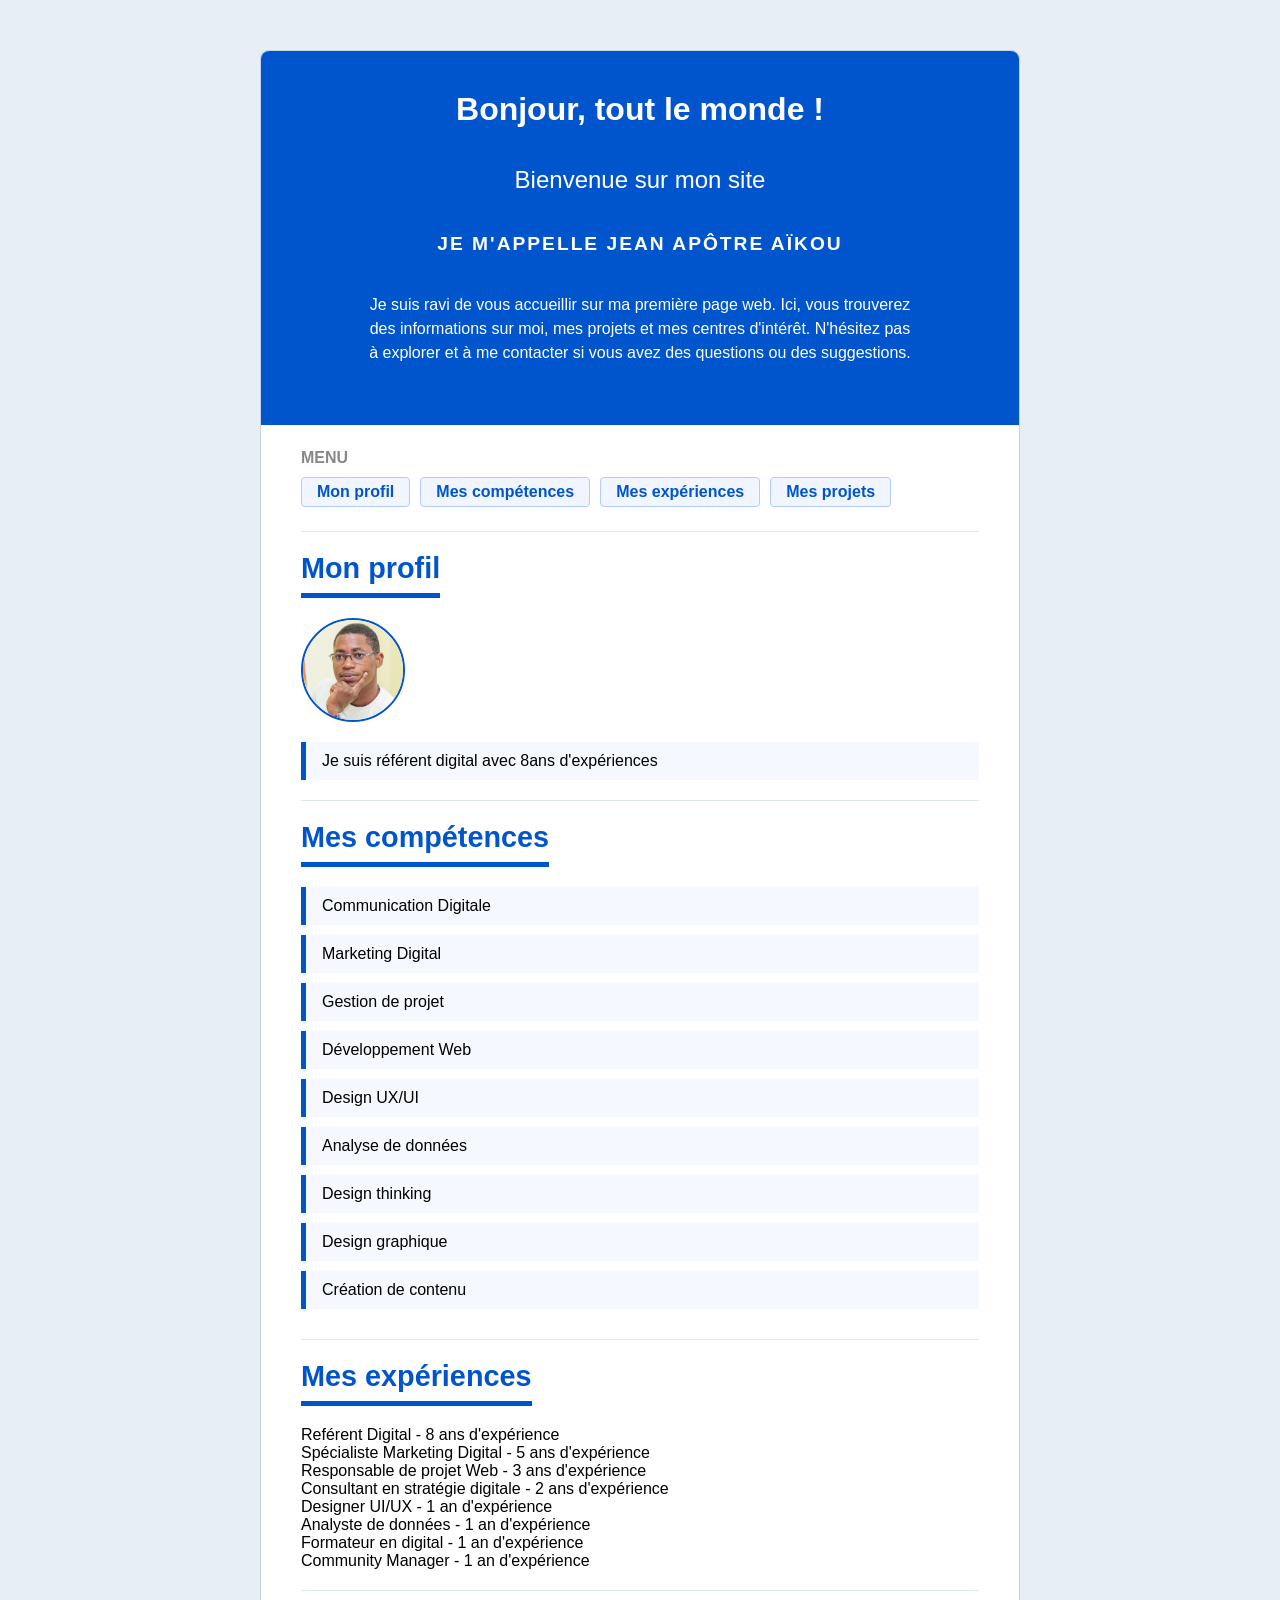
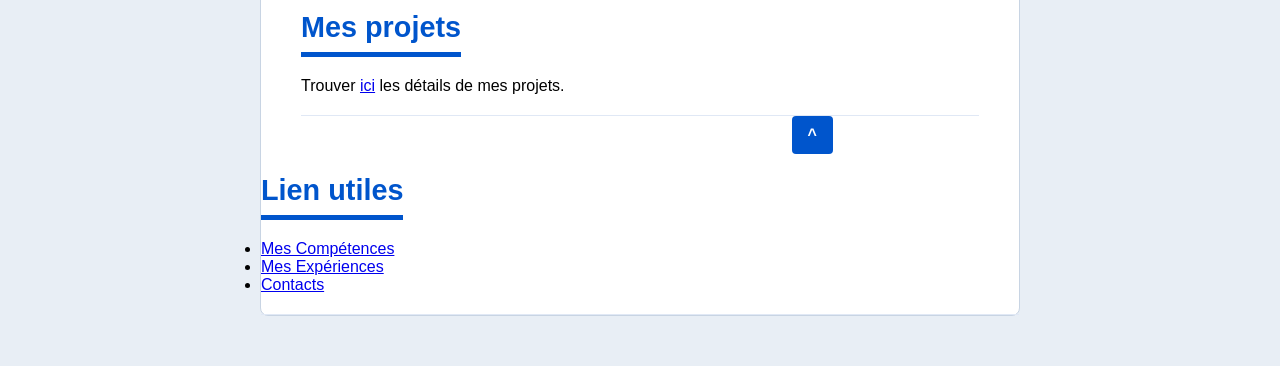
<file: index.html>
<!DOCTYPE html>
<html lang="en">
    <head>
        <meta charset="UTF-8">
        <meta name="viewport" content="width=device-width, initial-scale=1.0">
        <title>Mon site</title>
        <link rel="stylesheet" href="style.css">
    </head>
    <body>
        <main>
            <header>
                <h1>Bonjour, tout le monde !</h1>
                <h2>Bienvenue sur mon site</h2>
                <h3>Je m'appelle Jean Apôtre AÏKOU</h3>
                <p>
                    Je suis ravi de vous accueillir sur ma première page web. 
                    Ici, vous trouverez des informations sur moi, 
                    mes projets et mes centres d'intérêt. 
                    N'hésitez pas à explorer et à me contacter si vous avez 
                    des questions ou des suggestions.
                </p> 
            </header>
            <div class="container">
                <section>
                    <nav>
                        <h4>Menu</h4>
                        <ul>
                            <li><a href="#monprofil">Mon profil</a></li>
                            <li><a href="#mesCompetences">Mes compétences</a></li>
                            <li><a href="#mesExperiences">Mes expériences</a></li>
                            <li><a href="#mesProjets">Mes projets</a></li>
                        </ul>
                    </nav>
                </section>
                <section class="section_profil">
                    <h3 id="monprofil" title="Je suis référent digital avec 8ans d'expériences">Mon profil</h3>
                    <div id="photo">
                        <img src="src/images/photo_web2.png" alt="Ma photo">
                    </div>
                    <p>Je suis référent digital avec 8ans d'expériences</p>
                </section>
                <section class="bloc_section">
                    <h3 class="titre_section" id="mesCompetences">Mes compétences</h3>
                    <ul class="list list_competences" >
                        <li>Communication Digitale</li>
                        <li>Marketing Digital</li>
                        <li>Gestion de projet</li>
                        <li>Développement Web</li>
                        <li>Design UX/UI</li>
                        <li>Analyse de données</li>
                        <li>Design thinking</li>
                        <li>Design graphique</li>
                        <li>Création de contenu</li>
                    </ul>
                </section >
                <section class="bloc_section">
                    <h3 class="titre_section" id="mesExperiences"> Mes expériences </h3>
                    <ol class="list">
                        <li>Reférent Digital - 8 ans d'expérience</li>
                        <li>Spécialiste Marketing Digital - 5 ans d'expérience</li>
                        <li>Responsable de projet Web - 3 ans d'expérience</li>
                        <li>Consultant en stratégie digitale - 2 ans d'expérience</li>
                        <li>Designer UI/UX - 1 an d'expérience</li>
                        <li>Analyste de données - 1 an d'expérience</li>
                        <li>Formateur en digital - 1 an d'expérience</li>
                        <li>Community Manager - 1 an d'expérience</li>
                    </ol>
                </section>
                <section class="bloc_section">
                    <h3 class="titre_section" id="mesProjets">Mes projets</h3>
                    <p>Trouver <a href="mes_projet.html">ici</a> les détails de mes projets.</p>
                </section>
            </div>
            <div class="top_bouton">
                <a href="#">^</a>
            </div>
            <footer class="bloc_section">
                <h3 class="titre_section">Lien utiles</h3>
                <ul>
                    <li><a href="mes_competences/mes_competences.html">Mes Compétences</a></li>
                    <li><a href="mes_experiences/mes_expériences.html">Mes Expériences</a></li>
                    <li><a href="contacts/contact.html">Contacts</a></li>

                    <!-- <li><a href="https://www.linkedin.com" target="_blank">LinkedIn</a></li>
                    <li><a href="https://www.github.com" target="_blank">GitHub</a></li>
                    <li><a href="https://www.portfolio.com" target="_blank">Portfolio</a></li> -->
                </ul>
            </footer>
        </main>
    </body>
</html>
</file>
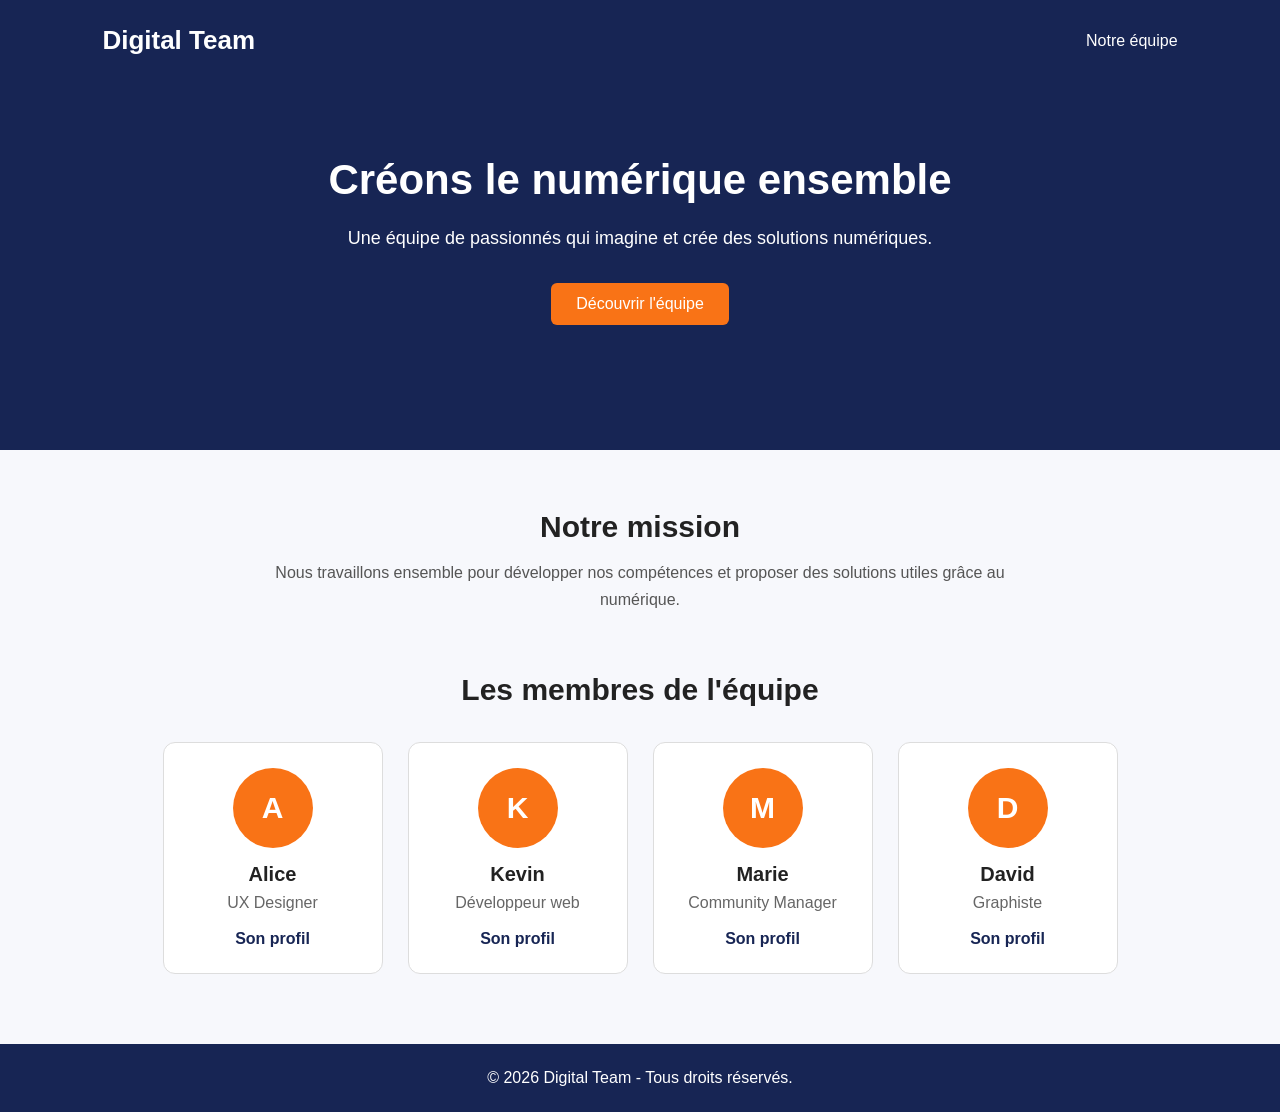
<file: Bataille du code/Equipe 2/index.html>
<!DOCTYPE html>
<html lang="fr">
<head>
    <meta charset="UTF-8">
    <meta name="viewport" content="width=device-width, initial-scale=1.0">
    <title>Équipe Digital</title>
    <link rel="stylesheet" href="style.css">
</head>

<body>

    <header class="hero">
        <nav class="navigation">
            <h1>Digital Team</h1>
            <a href="#equipe">Notre équipe</a>
        </nav>

        <div class="hero-content">
            <h2>Créons le numérique ensemble</h2>
            <p>
                Une équipe de passionnés qui imagine et crée
                des solutions numériques.
            </p>
            <a class="btn" href="#equipe">Découvrir l'équipe</a>
        </div>
    </header>

    <main>

        <section class="about">
            <h2>Notre mission</h2>
            <p>
                Nous travaillons ensemble pour développer nos compétences
                et proposer des solutions utiles grâce au numérique.
            </p>
        </section>

        <section class="members" id="equipe">

            <h2>Les membres de l'équipe</h2>

            <div class="members-container">

                <article class="member">
                    <div class="avatar">A</div>
                    <h3>Alice</h3>
                    <p>UX Designer</p>
                    <a href="#">Son profil</a>
                </article>

                <article class="member">
                    <div class="avatar">K</div>
                    <h3>Kevin</h3>
                    <p>Développeur web</p>
                    <a href="#">Son profil</a>
                </article>

                <article class="member">
                    <div class="avatar">M</div>
                    <h3>Marie</h3>
                    <p>Community Manager</p>
                    <a href="#">Son profil</a>
                </article>

                <article class="member">
                    <div class="avatar">D</div>
                    <h3>David</h3>
                    <p>Graphiste</p>
                    <a href="#">Son profil</a>
                </article>

            </div>

        </section>

    </main>

    <footer>
        <p>© 2026 Digital Team - Tous droits réservés.</p>
    </footer>

</body>
</html>
</file>
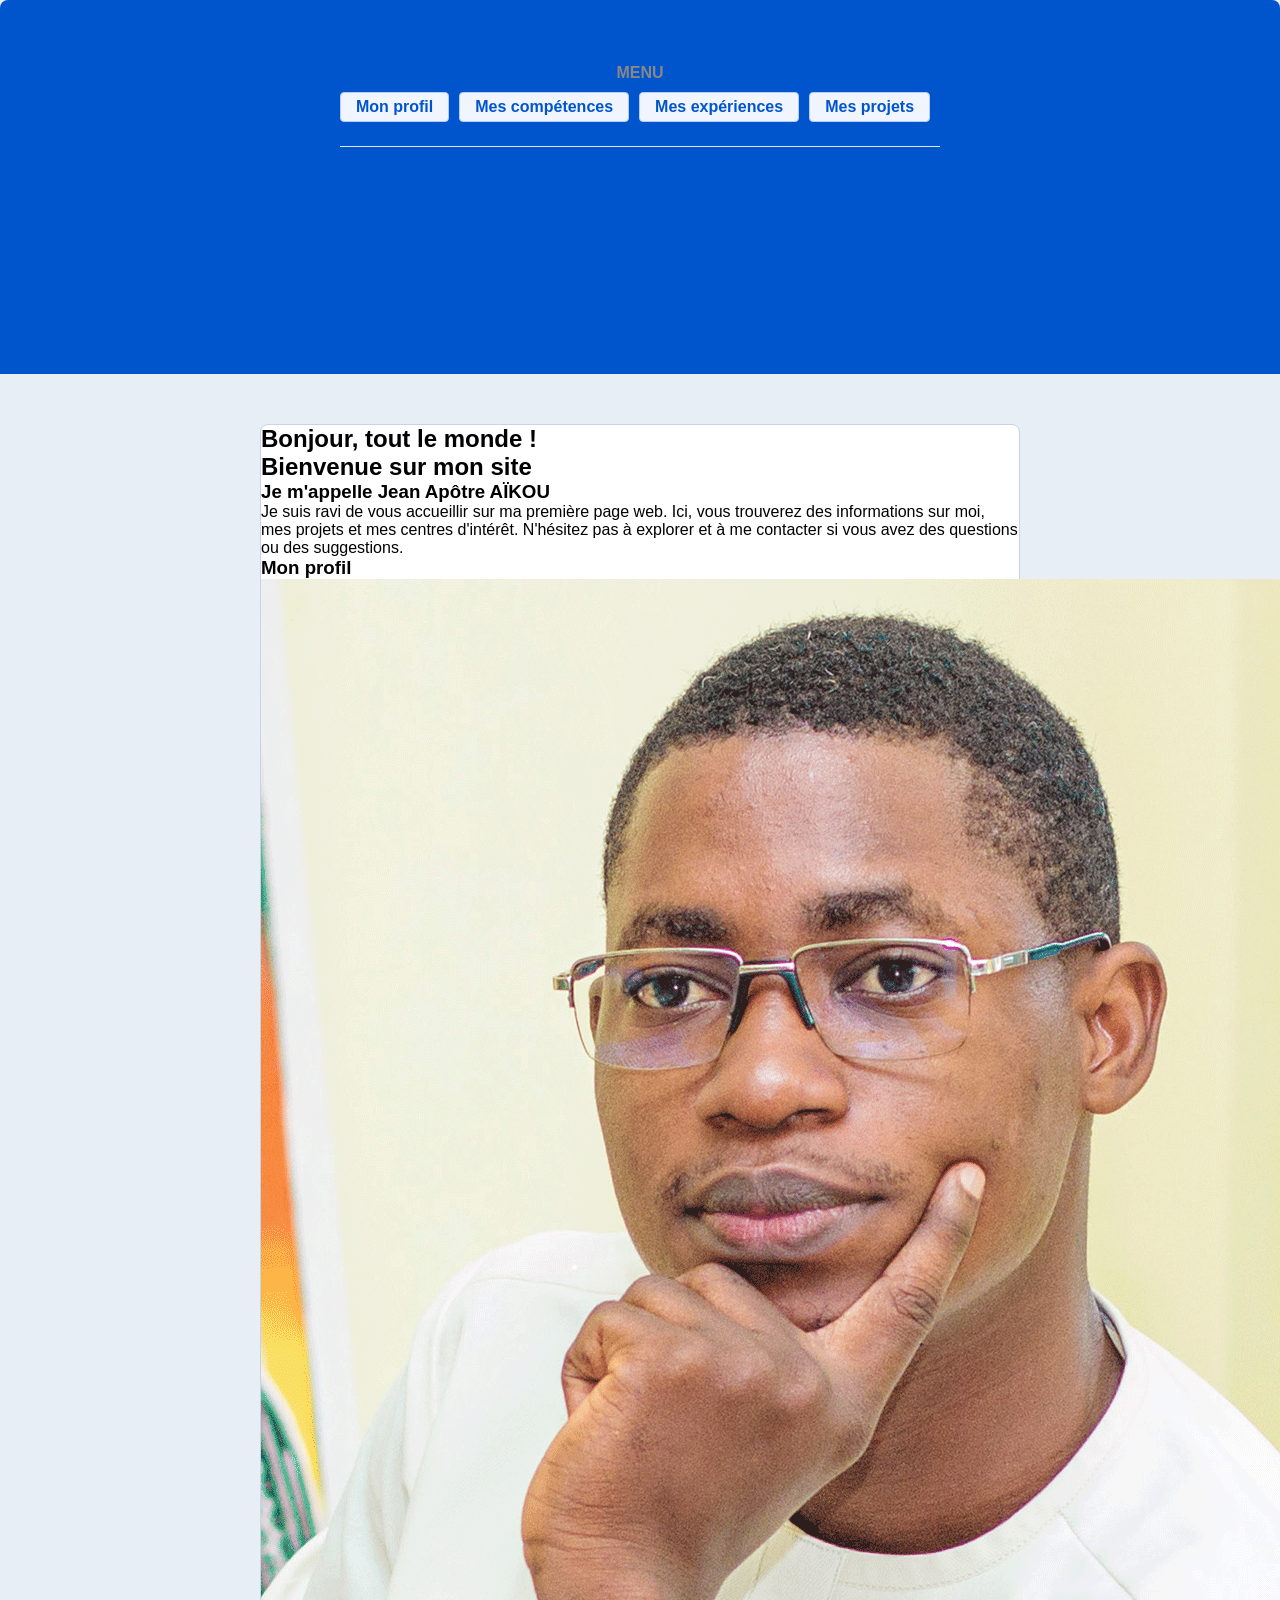
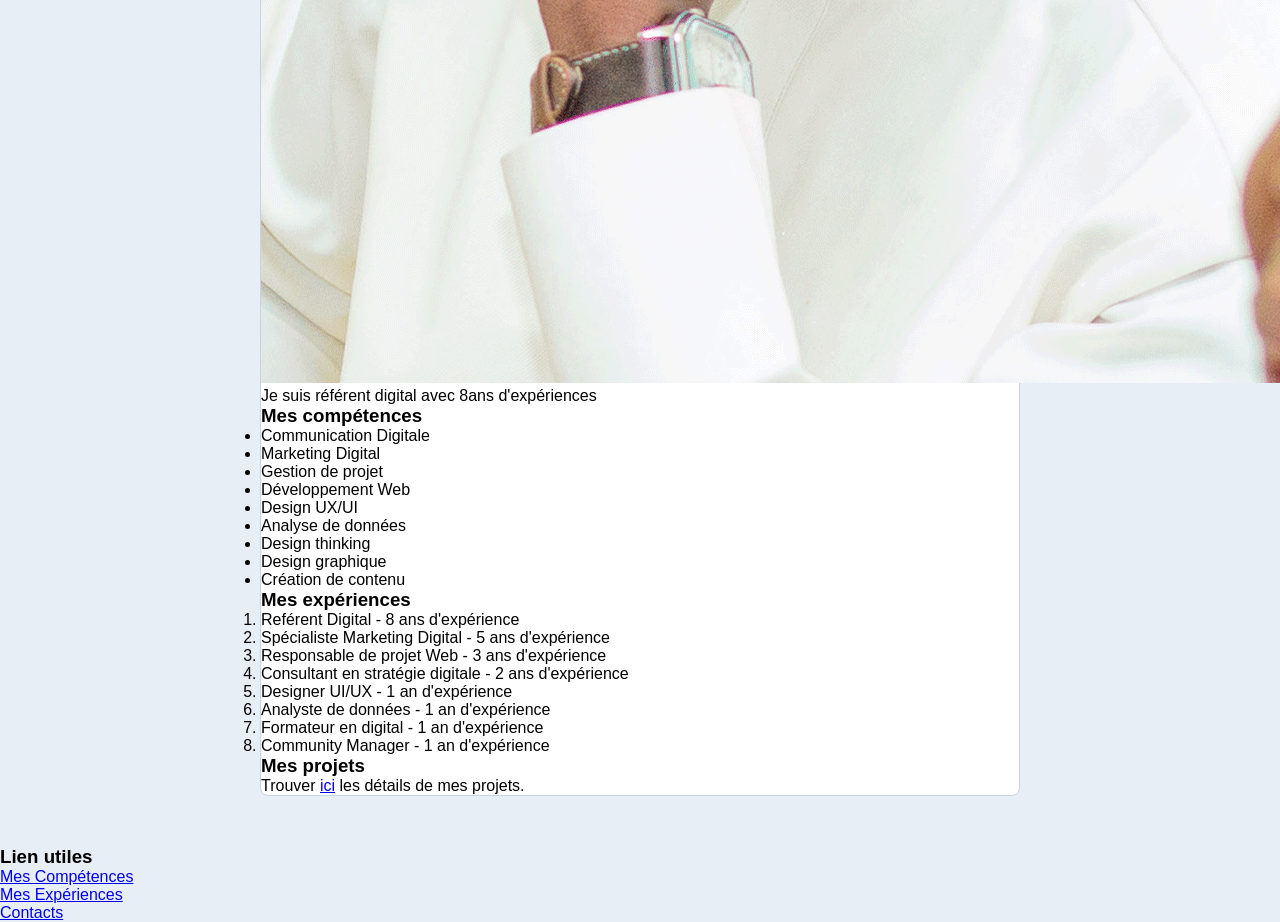
<file: ma_premiere_page_web.html>
<!DOCTYPE html>
<html lang="en">
    <head>
        <meta charset="UTF-8">
        <meta name="viewport" content="width=device-width, initial-scale=1.0">
        <title>Mon site</title>
        <link rel="stylesheet" href="style.css">
    </head>
    <body>
        <header class="codjo">
            <nav>
                <h4>Menu</h4>
                <ul>
                    <li><a href="#monprofil">Mon profil</a></li>
                    <li><a href="#mesCompetences">Mes compétences</a></li>
                    <li><a href="#mesExperiences">Mes expériences</a></li>
                    <li><a href="#mesProjets">Mes projets</a></li>
                </ul>
            </nav>
        </header>
        <main>
            <section>
                <h1>Bonjour, tout le monde !</h1>
                <h2>Bienvenue sur mon site</h2>
                <h3>Je m'appelle Jean Apôtre AÏKOU</h3>
                <p>
                    Je suis ravi de vous accueillir sur ma première page web. 
                    Ici, vous trouverez des informations sur moi, 
                    mes projets et mes centres d'intérêt. 
                    N'hésitez pas à explorer et à me contacter si vous avez 
                    des questions ou des suggestions.
                </p> 
            </section>
            <section>
                <h3 id="monprofil" title="Je suis référent digital avec 8ans d'expériences">Mon profil</h3>
                <img src="src/images/photo_web2.png" alt="Ma photo">
                <p>Je suis référent digital avec 8ans d'expériences</p>
            </section>
            <section>
                <h3 id="mesCompetences">Mes compétences</h3>
                <ul>
                    <li>Communication Digitale</li>
                    <li>Marketing Digital</li>
                    <li>Gestion de projet</li>
                    <li>Développement Web</li>
                    <li>Design UX/UI</li>
                    <li>Analyse de données</li>
                    <li>Design thinking</li>
                    <li>Design graphique</li>
                    <li>Création de contenu</li>
                </ul>
            </section>
            <section>
                <h3 id="mesExperiences"> Mes expériences</h3>
                <ol class="codjo">
                    <li>Reférent Digital - 8 ans d'expérience</li>
                    <li>Spécialiste Marketing Digital - 5 ans d'expérience</li>
                    <li>Responsable de projet Web - 3 ans d'expérience</li>
                    <li>Consultant en stratégie digitale - 2 ans d'expérience</li>
                    <li>Designer UI/UX - 1 an d'expérience</li>
                    <li>Analyste de données - 1 an d'expérience</li>
                    <li>Formateur en digital - 1 an d'expérience</li>
                    <li>Community Manager - 1 an d'expérience</li>
                </ol>
            </section>
            <section>
                <h3 id="mesProjets">Mes projets</h3>
                <p>Trouver <a href="mes_projet.html">ici</a> les détails de mes projets.</p>
            </section>
        </main>
        <footer>
            <h3>Lien utiles</h3>
            <ul>
                <li><a href="mes_competences/mes_competences.html">Mes Compétences</a></li>
                <li><a href="mes_experiences/mes_expériences.html">Mes Expériences</a></li>
                <li><a href="contacts/contact.html">Contacts</a></li>

                <!-- <li><a href="https://www.linkedin.com" target="_blank">LinkedIn</a></li>
                <li><a href="https://www.github.com" target="_blank">GitHub</a></li>
                <li><a href="https://www.portfolio.com" target="_blank">Portfolio</a></li> -->
            </ul>
        </footer>
    </body>
</html>
</file>
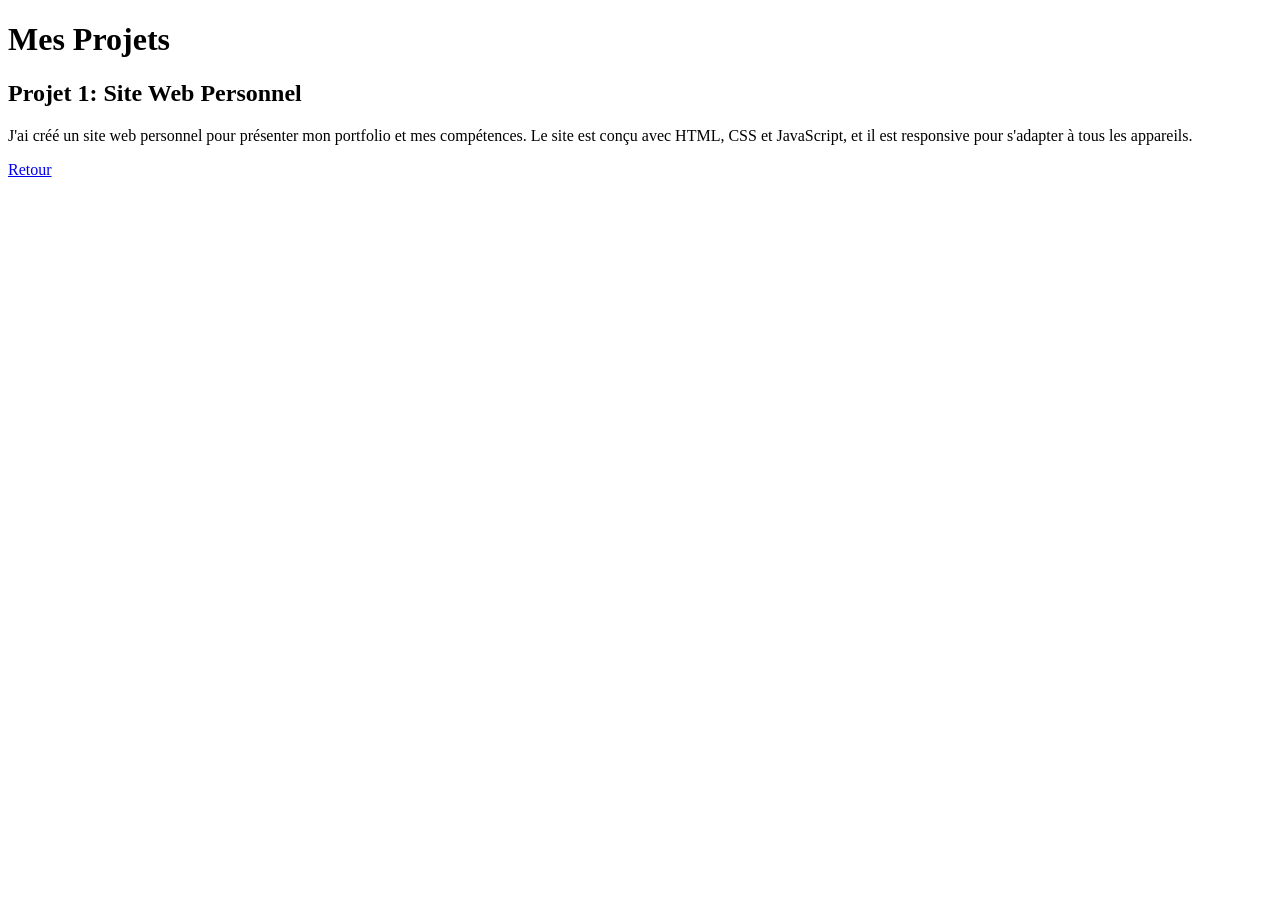
<file: mes_projet.html>
<!DOCTYPE html>
<html lang="en">
<head>
    <meta charset="UTF-8">
    <meta name="viewport" content="width=device-width, initial-scale=1.0">
    <title>Mes Projets</title>
</head>
<body>
    <h1>Mes Projets</h1>
    <h2>Projet 1: Site Web Personnel</h2>
    <p>
        J'ai créé un site web personnel pour présenter mon portfolio et mes compétences. 
        Le site est conçu avec HTML, CSS et JavaScript, et il est responsive pour s'adapter à tous les appareils.
    </p>
    <div>
        <a href="ma_premiere_page_web.html">Retour</a>
    </div>

</body>
</html>
</file>
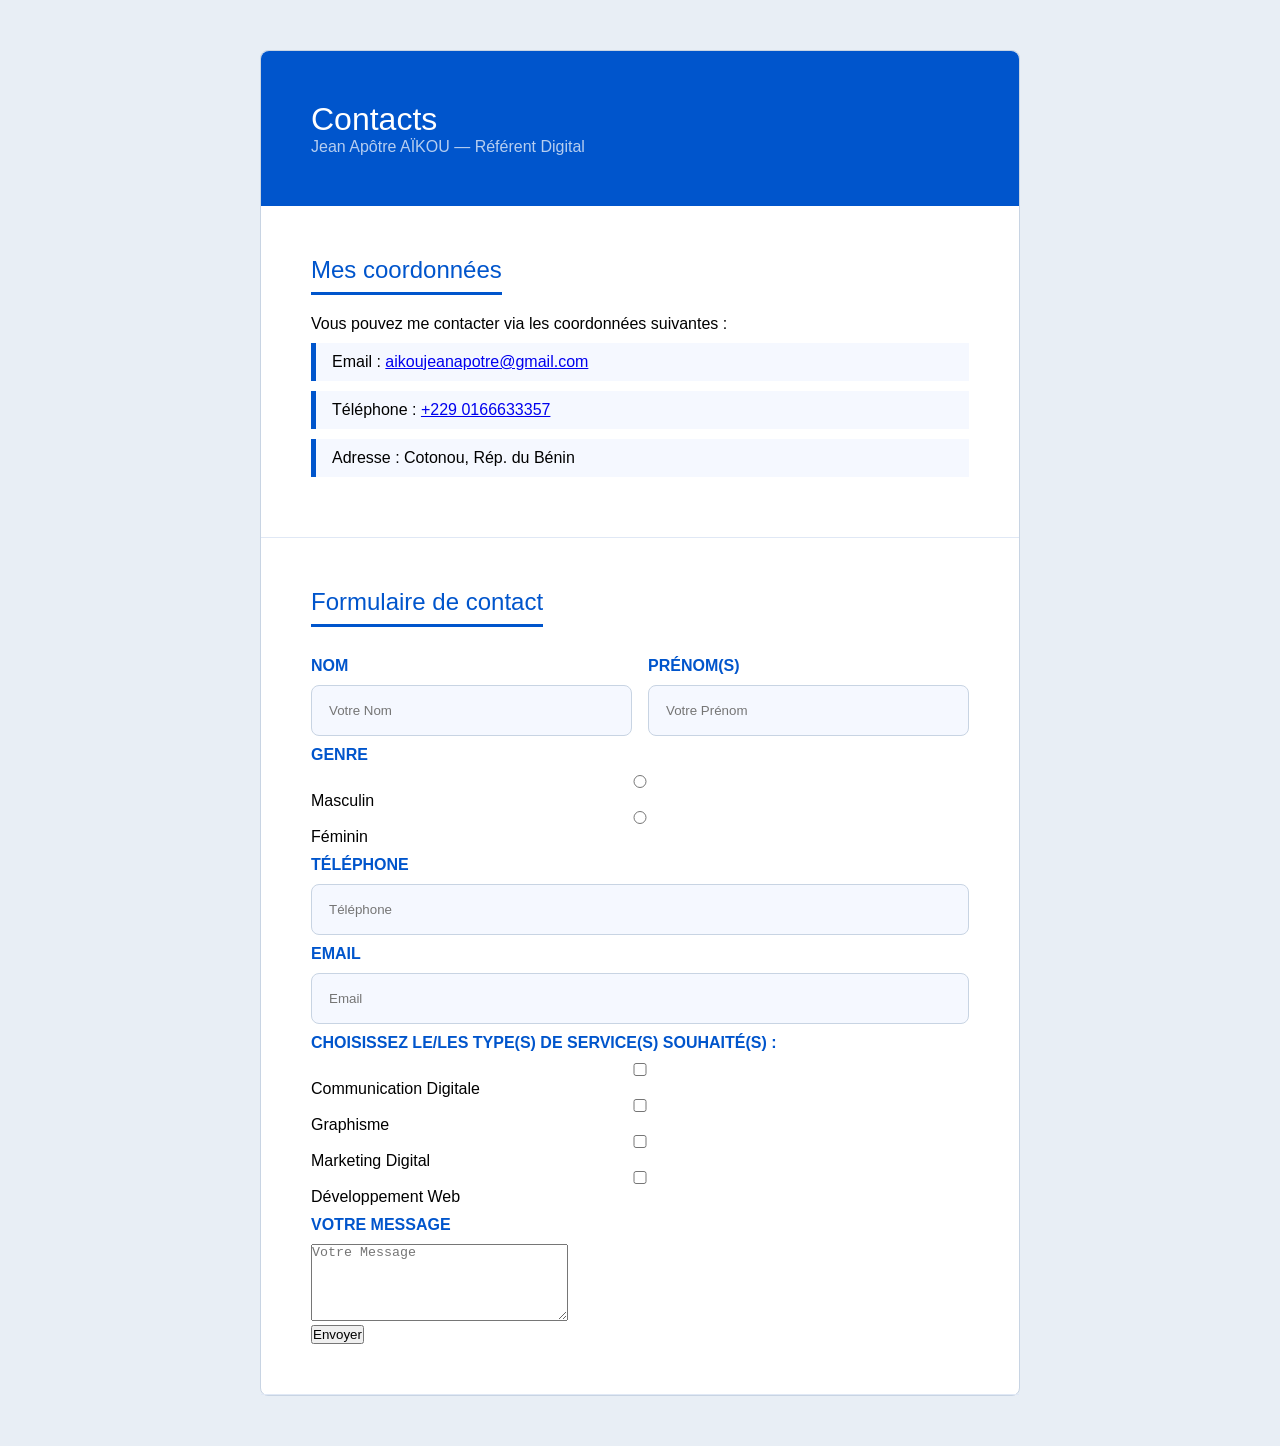
<file: contacts/contact.html>
<!DOCTYPE html>
<html lang="en">
<head>
    <meta charset="UTF-8">
    <meta name="viewport" content="width=device-width, initial-scale=1.0">
    <title>Contacts</title>
    <link rel="stylesheet" href="contact.css">
</head>
<body>
    <div class="container">
        <header>
            <h1>Contacts</h1>
            <p>Jean Apôtre AÏKOU — Référent Digital</p>
        </header>

        <section class="section_style mes_coordonnes">
            <h2 class="titre_section">Mes coordonnées</h2>
            <p>Vous pouvez me contacter via les coordonnées suivantes :</p>
            <ul>
                <li>Email : <a href="mailto:aikoujeanapotre@gmail.com">aikoujeanapotre@gmail.com</a></li>
                <li>Téléphone : <a href="tel:+2290166633357">+229 0166633357</a></li>
                <li>Adresse : Cotonou, Rép. du Bénin</li>
            </ul>
        </section>

        <section class="section_style">
            <h2 class="titre_section">Formulaire de contact</h2>
            <form action="">
                <div class="bloc-input">
                    <div>
                        <label class="label_input" for="">Nom</label>
                        <input class="input-style" type="text" placeholder="Votre Nom" required><br>
                    </div>
                    <div>
                        <label class="label_input" for="">Prénom(s)</label>
                        <input class="input-style" type="text" placeholder="Votre Prénom" required><br>
                    </div>
                </div>
                <div>
                    <p class="label_input">Genre</p>
                    <input 
                        class="input-style" type="radio" name="genre" value="homme" required> <label class="" for="">Masculin</label> <br>
                    <input class="input-style" type="radio" name="genre" value="femme" required> <label class="" for="">Féminin</label> <br>
                </div>
                <div>
                    <label class="label_input" for="">Téléphone</label> <input class="input-style" type="number" placeholder="Téléphone" required> <br>
                    <label class="label_input" for="">Email</label> <input class="input-style" type="email" placeholder="Email" required> <br>
                </div>
                <div>
                    <p class="label_input">Choisissez le/les type(s) de service(s) souhaité(s) :</p>
                    <input class="input-style" type="checkbox" required><label for="">Communication Digitale</label><br>
                    <input class="input-style" type="checkbox" required><label for="">Graphisme</label> <br>
                    <input class="input-style" type="checkbox" required><label for="">Marketing Digital</label> <br>
                    <input class="input-style" type="checkbox" required><label for="">Développement Web</label><br>
                </div>
                <label class="label_input" for="">Votre Message</label>
                <textarea placeholder="Votre Message" rows="5" cols="30" required></textarea><br>

                <button type="submit">Envoyer</button>
            </form>
        </section>
    </div>
</body>
</html>
</file>
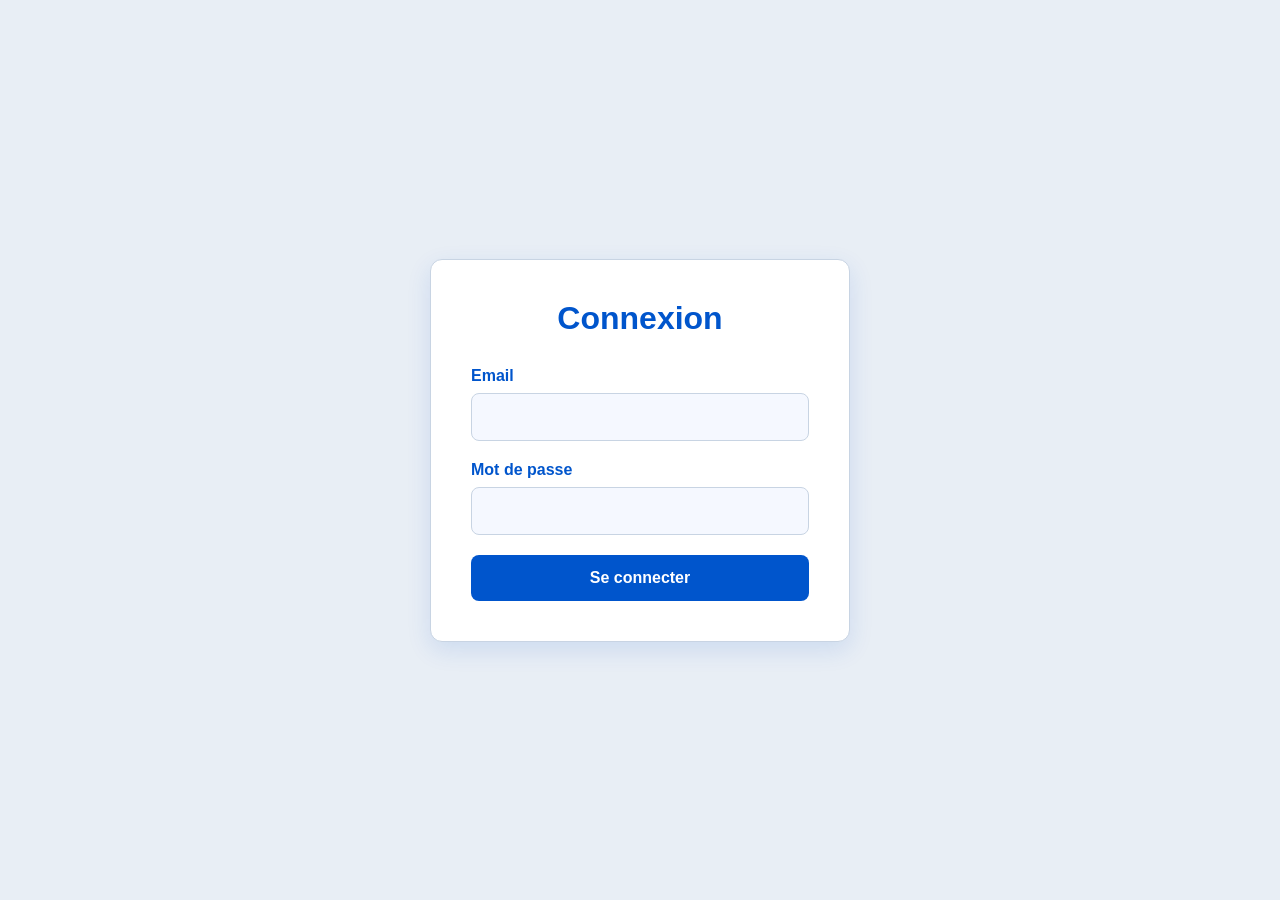
<file: Javascript/signin.html>
<!DOCTYPE html>
<html lang="fr">
<head>
  <meta charset="UTF-8">
  <meta name="viewport" content="width=device-width, initial-scale=1.0">
  <title>Connexion</title>
  <link rel="stylesheet" href="signin.css">
</head>
<body>
  <main>
    <h1>Connexion</h1>
    <form action="#" method="post">
      <div>
        <label for="email">Email</label>
        <input type="email" id="email" name="email" required>
      </div>
      <div>
        <label for="password">Mot de passe</label>
        <input type="password" id="password" name="password" required>
      </div>
      <button type="submit">Se connecter</button>
    </form>
  </main>
</body>
</html>
</file>
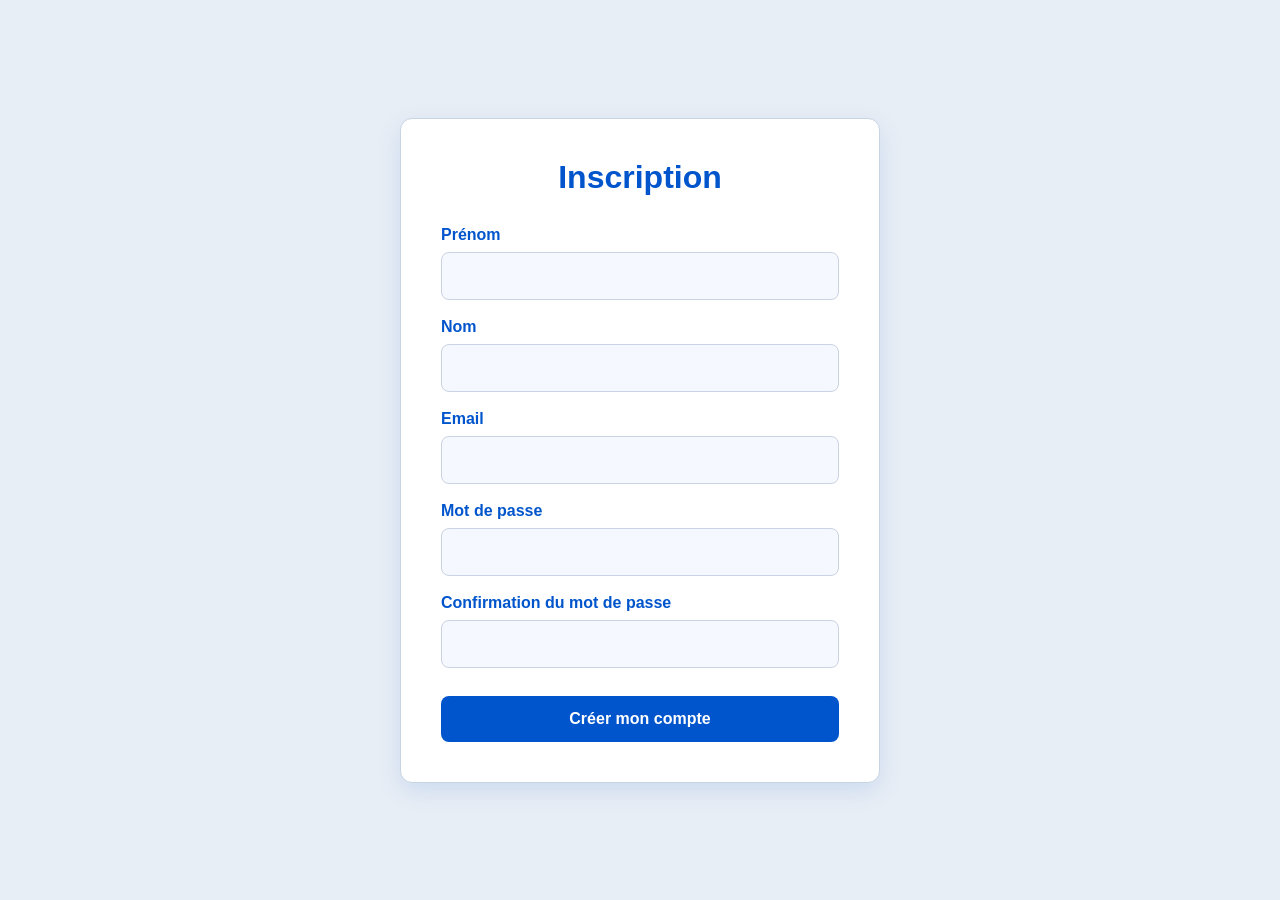
<file: Javascript/signup.html>
<!DOCTYPE html>
<html lang="fr">
<head>
  <meta charset="UTF-8">
  <meta name="viewport" content="width=device-width, initial-scale=1.0">
  <title>Inscription</title>
  <link rel="stylesheet" href="signup.css">
</head>
<body>
  <main>
    <h1>Inscription</h1>
    <form action="#" method="post">
      <div>
        <label for="prenom">Prénom</label>
        <input type="text" id="prenom" name="prenom" required>
      </div>

      <div>
        <label for="nom">Nom</label>
        <input type="text" id="nom" name="nom" required>
      </div>

      <div>
        <label for="email">Email</label>
        <input type="email" id="email" name="email" required>
      </div>

      <div>
        <label for="mot-de-passe">Mot de passe</label>
        <input type="password" id="mot-de-passe" name="mot-de-passe" required>
      </div>

      <div>
        <label for="confirmation-mot-de-passe">Confirmation du mot de passe</label>
        <input type="password" id="confirmation-mot-de-passe" name="confirmation-mot-de-passe" required>
      </div>

      <button type="submit">Créer mon compte</button>
    </form>
  </main>

  <script src="script.js"></script>
</body>
</html>
</file>
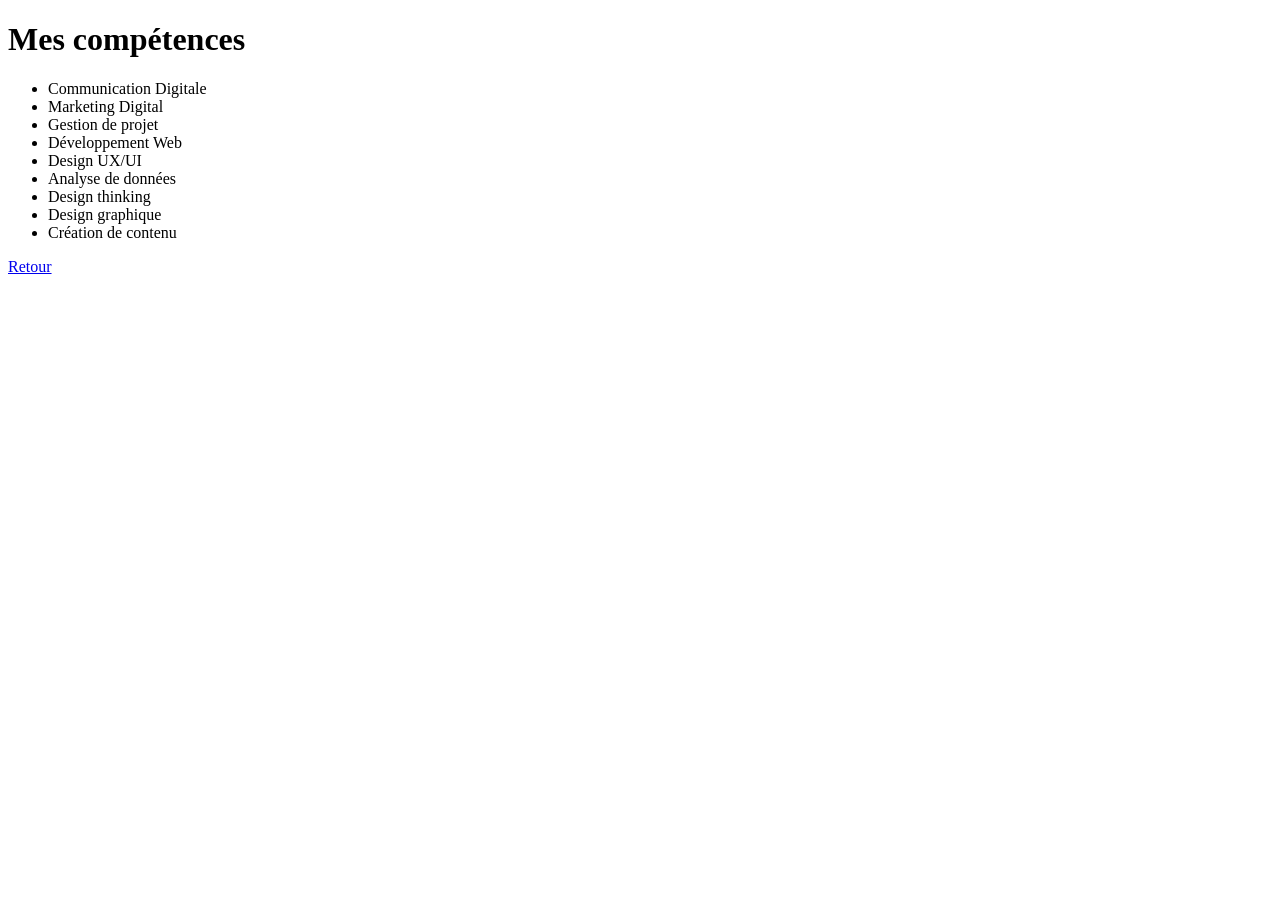
<file: mes_competences/mes_competences.html>
<!DOCTYPE html>
<html lang="en">
<head>
    <meta charset="UTF-8">
    <meta name="viewport" content="width=device-width, initial-scale=1.0">
    <title>Mes compétences</title>
</head>
<body>
    <h1>Mes compétences</h1>
        <ul>
            <li>Communication Digitale</li>
            <li>Marketing Digital</li>
            <li>Gestion de projet</li>
            <li>Développement Web</li>
            <li>Design UX/UI</li>
            <li>Analyse de données</li>
            <li>Design thinking</li>
            <li>Design graphique</li>
            <li>Création de contenu</li>
        </ul>

    <div>
        <a href="../ma_premiere_page_web.html">Retour</a>
    </div>
</body>
</html>
</file>
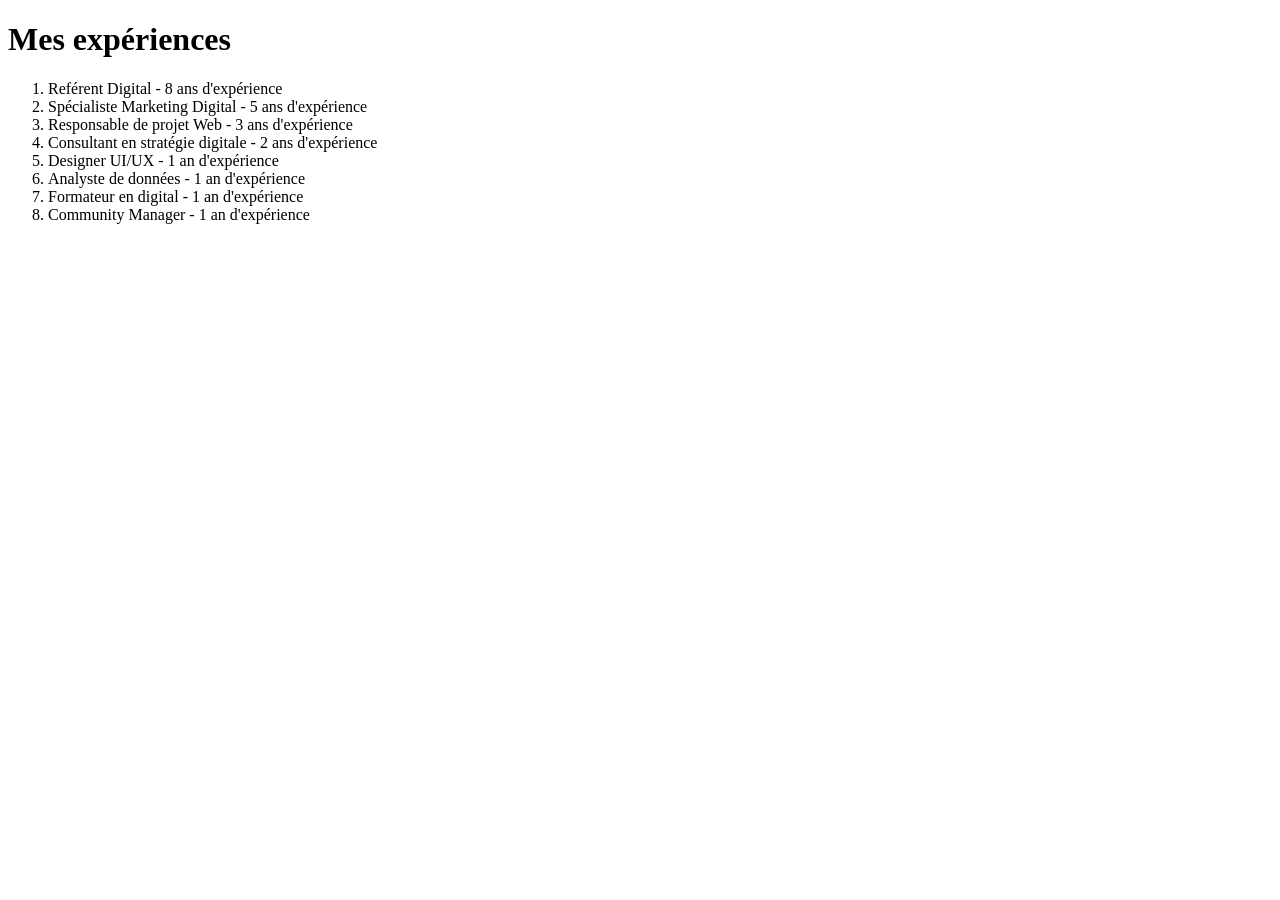
<file: mes_experiences/mes_expériences.html>
<!DOCTYPE html>
<html lang="en">
<head>
    <meta charset="UTF-8">
    <meta name="viewport" content="width=device-width, initial-scale=1.0">
    <title>Mes expériences</title>
</head>
<body>
    <h1>Mes expériences</h1>
    <ol>
        <li>Reférent Digital - 8 ans d'expérience</li>
        <li>Spécialiste Marketing Digital - 5 ans d'expérience</li>
        <li>Responsable de projet Web - 3 ans d'expérience</li>
        <li>Consultant en stratégie digitale - 2 ans d'expérience</li>
        <li>Designer UI/UX - 1 an d'expérience</li>
        <li>Analyste de données - 1 an d'expérience</li>
        <li>Formateur en digital - 1 an d'expérience</li>
        <li>Community Manager - 1 an d'expérience</li>
    </ol>
</body>
</html>
</file>
<file: style.css>
*{
    margin: 0;
    padding: 0;
}
body {
    font-family: Poppins, sans-serif;
    margin: 0;
    padding: 0;
    background-color: #E8EEF5;
}

.titre_section{
    font-size: 1.8em;
    color: #0055CC;
    padding-bottom: 8px;
    border-bottom: 5px solid #0055CC;
    width: fit-content; /* fit-content permet d'ajuster la largeur du h3 en fonction du contenu */
    margin-bottom: 20px;
}

.bloc_section{
    padding: 20px 0px;
    border-bottom: 1px solid #E0E8F5;
}

.top_bouton{
    display: flex;
    align-items: center;
    background-color: #0055CC;
    width: fit-content;
    border-radius: 4px;  
    padding: 10px 16px;
    position: relative;
    left: 70%; 

}

.top_bouton a{
    text-decoration: none;
    color: #FFFFFF;
    font-weight: 600;
    
}


/* Début style main */

main
{
    /* margin-top: 50px;
    margin-bottom: 50px;
    margin-left: 260px;
    margin-right: 260px; */
    margin: 50px 260px;
    background-color: #FFFFFF;
    border:#C8D4E3 solid 0.73px;
    border-radius: 8px;

}

/* Fin style main */

/* Début style block header */
header
{
    height: 294px;
    background-color: #0055CC;
    color: #ffffff;
    text-align: center;
    padding: 40px;
    border-radius: 8px 8px 0px 0px;
    display: flex;
    flex-direction: column;
    align-items: center;
    justify-content: space-between;
}

header h1
{
    font-size: 2em;
    font-weight: bold;
    margin-bottom: 20px;
}

header h2
{
    font-size: 1.5em; 
    font-weight: 300;
    margin-bottom: 20px;
}
header h3
{
    font-size: 1.2em;
    font-weight: bold;
    margin-bottom: 20px;
    text-transform: uppercase;
    letter-spacing: 2px;
}

header p
{
    font-size: 1em;
    font-weight: 300;
    margin-bottom: 20px;
    line-height: 1.5;
    width: 80%;
}
/* Fin style block header */

/* Début style block container */
.container{
    padding: 0px 40px;
}

/* Début style menu de navigation */
nav{
    padding: 24px 0px;
    border-bottom: 1px solid #E0E8F5;
}

nav h4{
    text-transform: uppercase;
    color: #888888;
    margin-bottom: 10px;
}

nav ul{
    display: flex;
    list-style: none;

}

nav ul li{
    margin-right: 10px;
    border: 1px solid #B3CCFF;
    background-color: #F0F5FF;
    border-radius: 4px;
    padding: 5px 15px;

}

nav ul li:hover{
    background-color: #0055CC;
    border: 1px solid #0055CC;
}

nav ul li a{
    text-decoration: none;
    color: #0055CC;
    font-weight: 600;
}

nav ul li:hover a{
    color: #FFFFFF;
}

/* Fin style menu de navigation */

/* Debut style section profil */

.section_profil{
    padding: 20px 0px;
    border-bottom: 1px solid #E0E8F5;
}

.section_profil h3{
    font-size: 1.8em;
    color: #0055CC;
    padding-bottom: 8px;
    border-bottom: 5px solid #0055CC;
    width: fit-content; /* fit-content permet d'ajuster la largeur du h3 en fonction du contenu */
    margin-bottom: 20px;
}

#photo{
    width: 100px;
    height: 100px;
    background-color: #030c1b;
    border-radius: 100%;
    border: 2px solid #0055CC;
    overflow: hidden; /* pour que l'image ne dépasse pas du conteneur */
    margin-bottom: 20px;
}

.section_profil img{
    display: block;
    width: 100px;
    height: auto;
}

.section_profil p{
    padding: 10px 16px;
    background-color: #F5F8FF;
    border-left: 5px solid #0055CC;
}

/* Fin style section profil */

/* Début style section mes compétences */

.list{
    display: flex;
    list-style: none;
    flex-direction: column;
}

.list_competences li{
    margin-bottom: 10px;
    padding: 10px 16px;
    background-color: #F5F8FF;
    border-left: 5px solid #0055CC;
}

/* Fin style section mes compétences */


/* Début style section mes expériences */

/* Fin style section mes expériences */

/* Début style section mes projets */

/* Fin style section mes projets */

/* Début style block container */
</file>
<file: Bataille du code/Equipe 2/style.css>
* {
    margin: 0;
    padding: 0;
    box-sizing: border-box;
}

body {
    font-family: Arial, sans-serif;
    background-color: #f7f8fc;
    color: #222222;
}

.hero {
    background-color: #172554;
    color: white;
    min-height: 450px;
    padding: 25px 8%;
}

.navigation {
    display: flex;
    justify-content: space-between;
    align-items: center;
}

.navigation h1 {
    font-size: 26px;
}

.navigation a {
    color: white;
    text-decoration: none;
}

.hero-content {
    max-width: 650px;
    margin: 100px auto;
    text-align: center;
}

.hero-content h2 {
    font-size: 42px;
    margin-bottom: 20px;
}

.hero-content p {
    font-size: 18px;
    line-height: 1.6;
    margin-bottom: 30px;
}

.btn {
    display: inline-block;
    background-color: #f97316;
    color: white;
    text-decoration: none;
    padding: 12px 25px;
    border-radius: 6px;
}

.about {
    width: 80%;
    max-width: 800px;
    margin: 60px auto;
    text-align: center;
}

.about h2 {
    font-size: 30px;
    margin-bottom: 15px;
}

.about p {
    line-height: 1.7;
    color: #555555;
}

.members {
    width: 90%;
    max-width: 1100px;
    margin: 0 auto 70px;
    text-align: center;
}

.members > h2 {
    font-size: 30px;
    margin-bottom: 35px;
}

.members-container {
    display: flex;
    justify-content: center;
    gap: 25px;
    flex-wrap: wrap;
}

.member {
    width: 220px;
    background-color: white;
    padding: 25px;
    border: 1px solid #dddddd;
    border-radius: 12px;
}

.avatar {
    width: 80px;
    height: 80px;
    background-color: #f97316;
    color: white;
    border-radius: 50%;
    margin: 0 auto 15px;
    display: flex;
    justify-content: center;
    align-items: center;
    font-size: 30px;
    font-weight: bold;
}

.member h3 {
    font-size: 20px;
    margin-bottom: 8px;
}

.member p {
    color: #666666;
    margin-bottom: 18px;
}

.member a {
    color: #172554;
    text-decoration: none;
    font-weight: bold;
}

footer {
    background-color: #172554;
    color: white;
    text-align: center;
    padding: 25px;
}
</file>
<file: contacts/contact.css>
*{
    margin: 0;
    padding: 0;
}
body {
    font-family: Poppins, sans-serif;
    margin: 0;
    padding: 0;
    background-color: #E8EEF5;
}

.section_style{
    padding: 50px;
    border-bottom: 1px solid #E0E8F5;
}

.container {
    margin: 50px 260px;
    background-color: #FFFFFF;
    border:#C8D4E3 solid 0.73px;
    border-radius: 8px;
}

.titre_section{
    color: #0055CC;
    padding-bottom: 8px;
    border-bottom: 3px solid #0055CC;
    width: fit-content; /* fit-content permet d'ajuster la largeur du h3 en fonction du contenu */
    margin-bottom: 20px;
    font-weight: 400;
}

/* Début style header */

header{
    background-color: #0055CC;
    color: white;
    padding: 50px;
    border-radius: 8px 8px 0px 0px;
}

header h1 {
    font-weight: 400;
}

header p{
    color: white;
    opacity: 0.71;
}

/* Fin style header */


/* Début style Section Mes coordonnées */

ul{
    display: flex;
    list-style: none;
    flex-direction: column;
}

ul li{
    margin-bottom: 10px;
    padding: 10px 16px;
    background-color: #F5F8FF;
    border-left: 5px solid #0055CC;
}

.mes_coordonnes p {
    margin-bottom: 10px;
}

/* Fin style Section Mes coordonnées */

/* Début style section formulaire */
.label_input{
    text-transform: uppercase;
    color: #0055CC;
    font-weight: 600;
    display: block;
    margin-bottom: 10px;
    margin-top: 10px;
}

.input-style{
    border: 1px solid #C8D4E3;
    border-radius: 8px;
    background-color: #F5F8FF;
    padding: 17px;
    width: 100%;
    box-sizing: border-box;


}

.bloc-input{
    /* Affiche les éléments en grille */
    display: grid;
    /* Crée deux colonnes de taille égale */
    grid-template-columns: 1fr 1fr;
    /* Définit un espacement de 16px entre les éléments */
    gap: 16px;
}

/* Fin style section formulaire */
</file>
<file: Javascript/signin.css>
* {
  box-sizing: border-box;
  margin: 0;
  padding: 0;
}

body {
  display: flex;
  align-items: center;
  justify-content: center;
  min-height: 100vh;
  padding: 20px;
  background: #e8eef5;
  color: #263238;
  font-family: Arial, sans-serif;
}

main {
  width: 100%;
  max-width: 420px;
  padding: 40px;
  background: #ffffff;
  border: 1px solid #c8d4e3;
  border-radius: 12px;
  box-shadow: 0 8px 24px rgba(0, 85, 204, 0.12);
}

h1 {
  margin-bottom: 30px;
  color: #0055cc;
  text-align: center;
  font-size: 2rem;
}

form > div {
  margin-bottom: 20px;
}

label {
  display: block;
  margin-bottom: 8px;
  color: #0055cc;
  font-weight: bold;
}

input {
  width: 100%;
  padding: 14px;
  border: 1px solid #c8d4e3;
  border-radius: 8px;
  background: #f5f8ff;
  font-size: 1rem;
}

input:focus {
  outline: 2px solid #0055cc;
  border-color: #0055cc;
}

button {
  width: 100%;
  padding: 14px;
  border: none;
  border-radius: 8px;
  background: #0055cc;
  color: #ffffff;
  cursor: pointer;
  font-size: 1rem;
  font-weight: bold;
}

button:hover {
  background: #003f99;
}
</file>
<file: Javascript/signup.css>
* {
  box-sizing: border-box;
  margin: 0;
  padding: 0;
}

body {
  display: flex;
  justify-content: center;
  align-items: center;
  min-height: 100vh;
  padding: 20px;
  background-color: #e8eef5;
  font-family: Arial, sans-serif;
  color: #263238;
}

main {
  width: 100%;
  max-width: 480px;
  padding: 40px;
  background-color: #ffffff;
  border: 1px solid #c8d4e3;
  border-radius: 12px;
  box-shadow: 0 8px 24px rgba(0, 85, 204, 0.12);
}

h1 {
  margin-bottom: 30px;
  color: #0055cc;
  text-align: center;
  font-size: 2rem;
}

form > div {
  margin-bottom: 18px;
}

label {
  display: block;
  margin-bottom: 8px;
  color: #0055cc;
  font-weight: bold;
}

input {
  width: 100%;
  padding: 14px;
  border: 1px solid #c8d4e3;
  border-radius: 8px;
  background-color: #f5f8ff;
  font-size: 1rem;
}

input:focus {
  outline: 2px solid #0055cc;
  border-color: #0055cc;
}

button {
  width: 100%;
  margin-top: 10px;
  padding: 14px;
  border: none;
  border-radius: 8px;
  background-color: #0055cc;
  color: #ffffff;
  cursor: pointer;
  font-size: 1rem;
  font-weight: bold;
}

button:hover {
  background-color: #003f99;
}

@media (max-width: 500px) {
  main {
    padding: 25px;
  }
}
</file>
